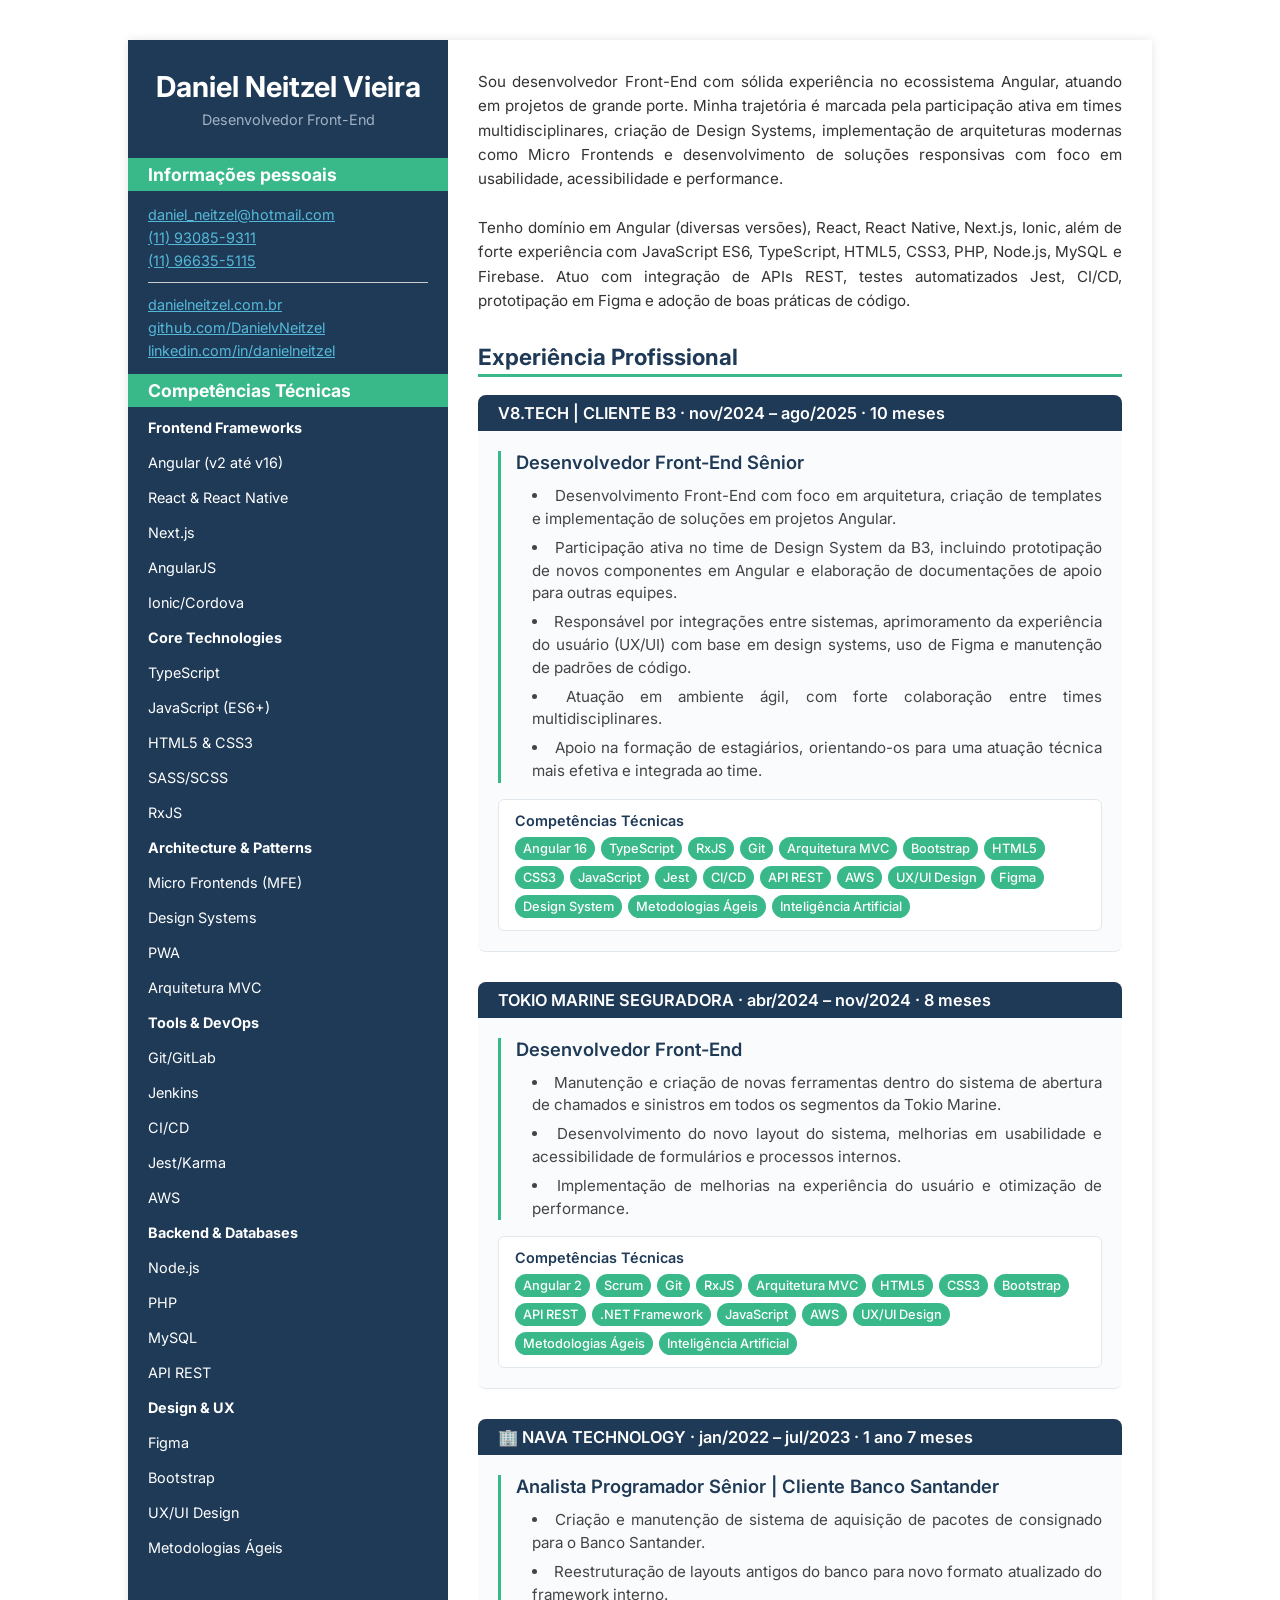
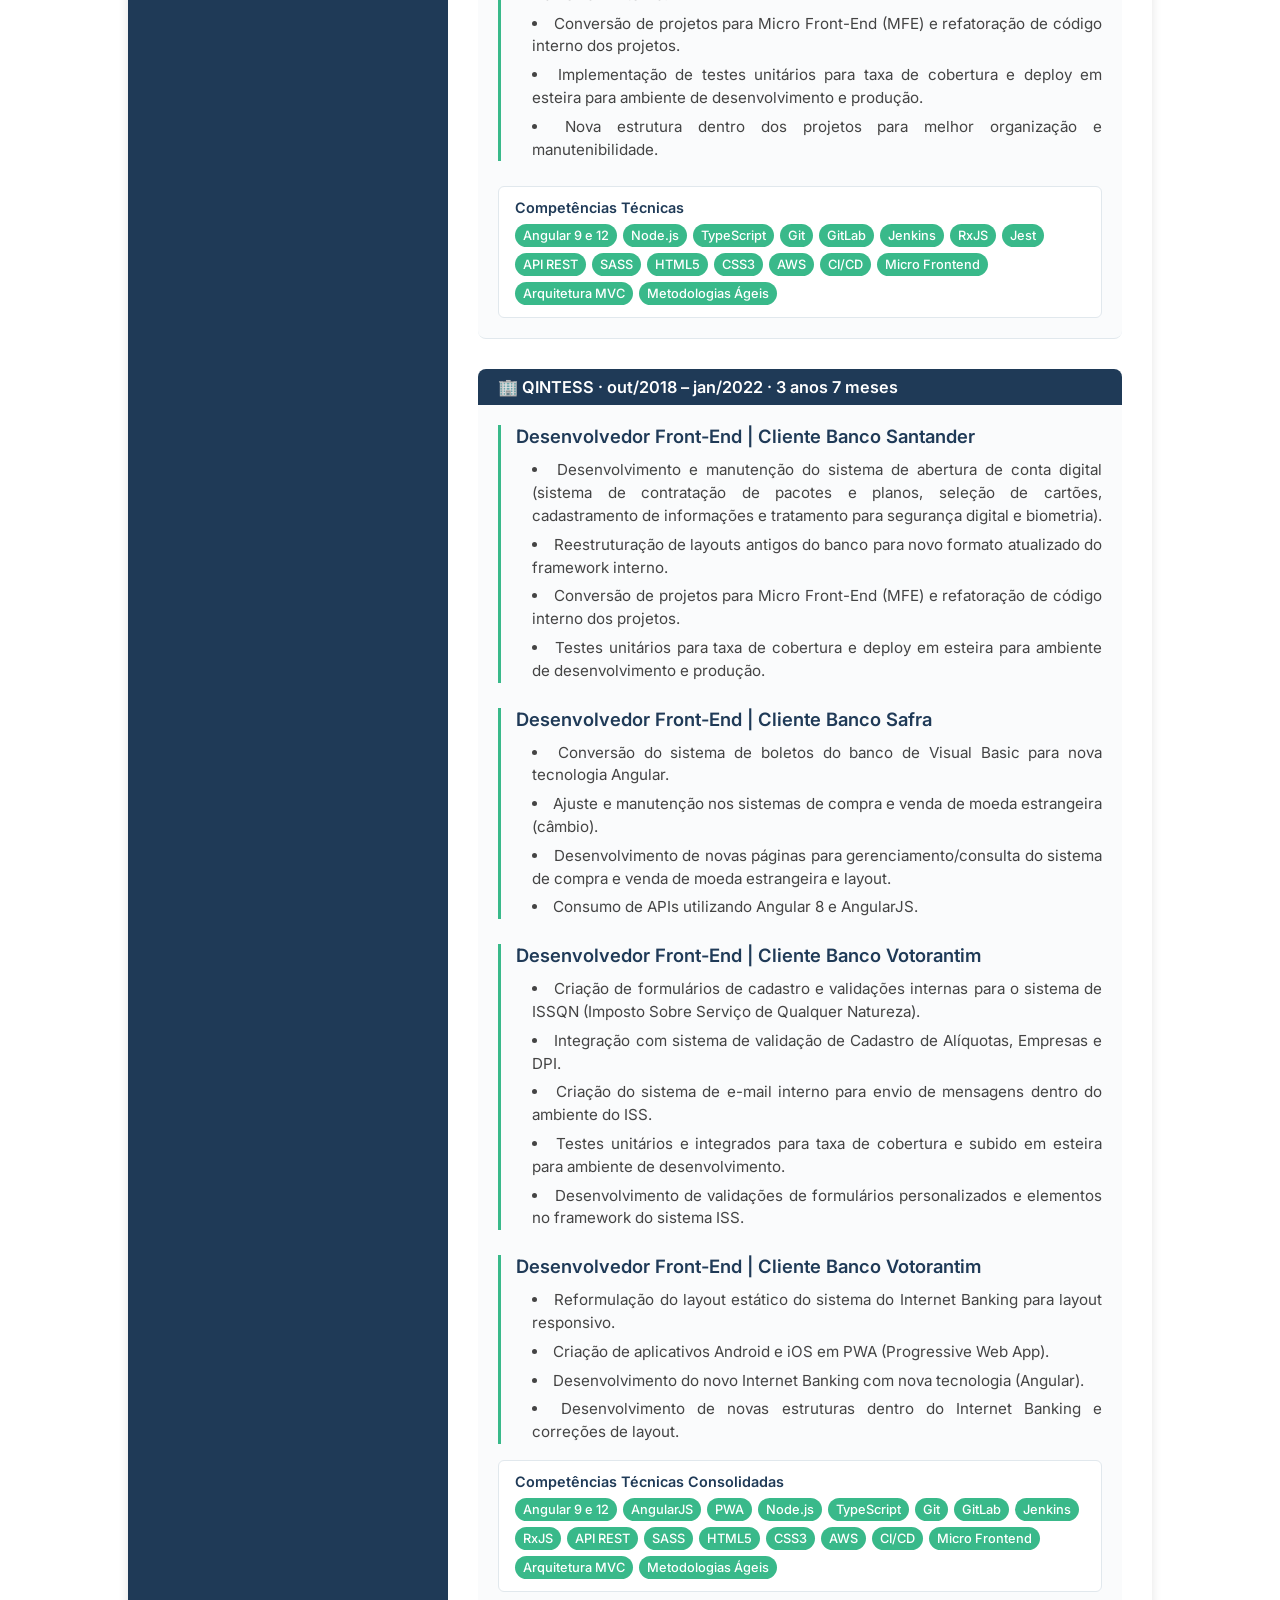
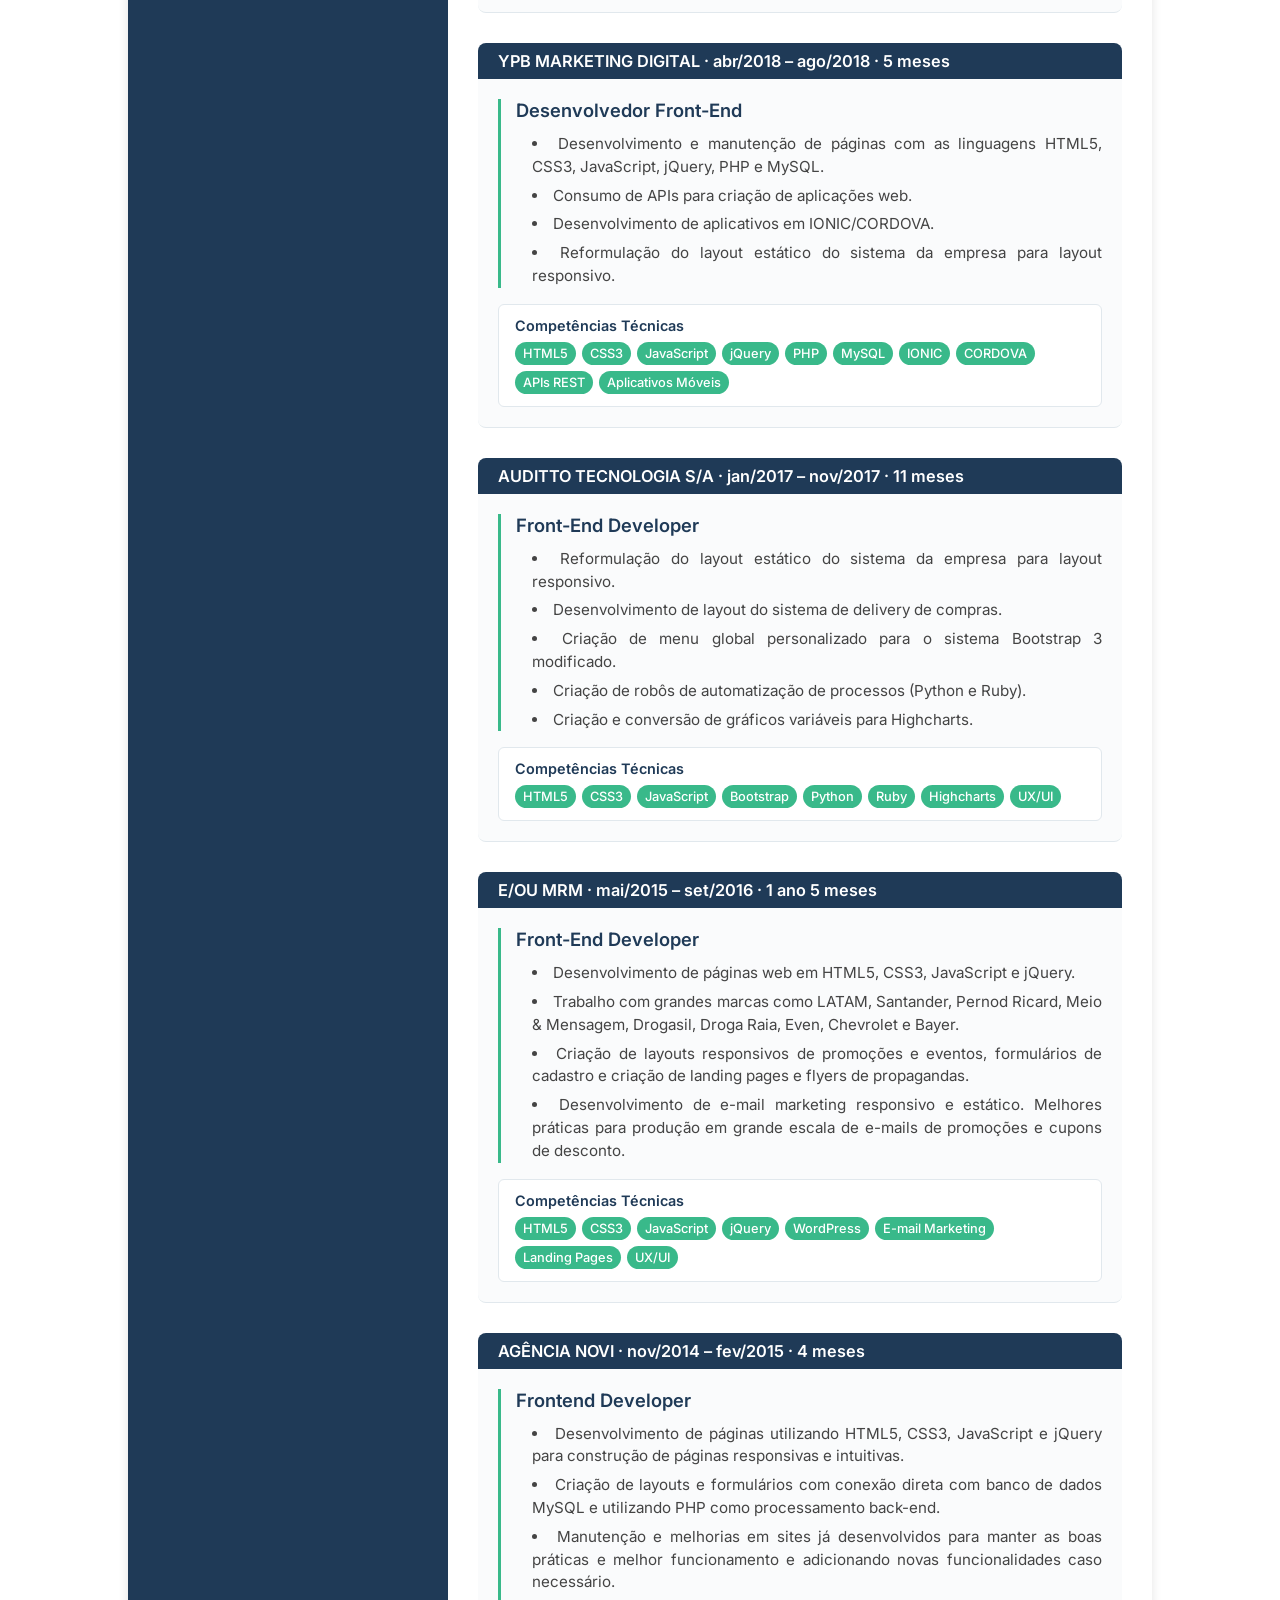
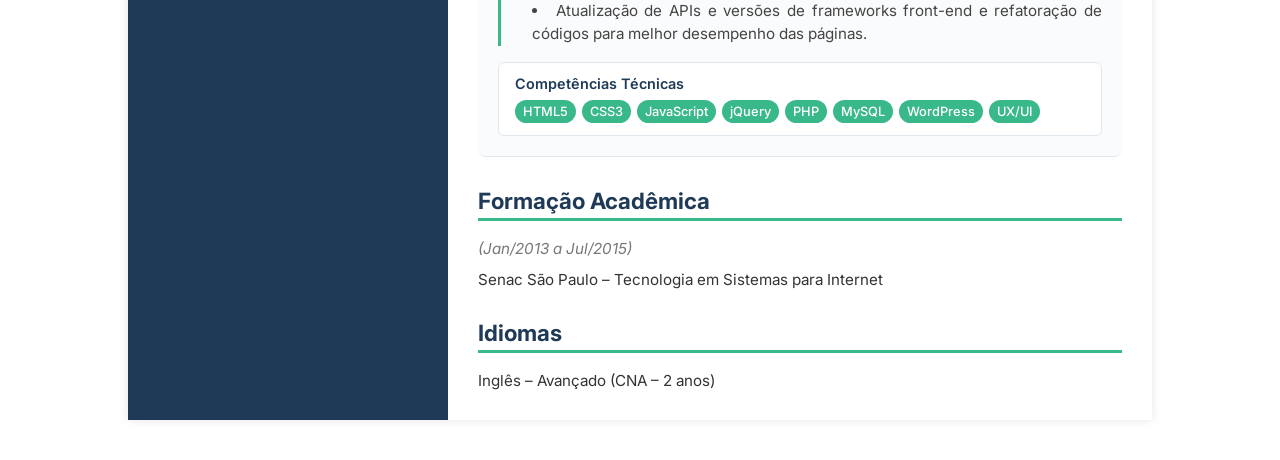
<file: CV - Daniel Neitzel Vieira.html>
<!DOCTYPE html>
<html lang="pt-BR">

<head>
  <meta charset="UTF-8" />
  <meta name="viewport" content="width=device-width, initial-scale=1" />
  <title>Currículo Daniel Neitzel Vieira</title>
  <style>
    @import url('https://fonts.googleapis.com/css2?family=Inter:wght@300;400;600;700&display=swap');

    * {
      box-sizing: border-box;
      margin: 0;
      padding: 0;
    }

    body {
      font-family: 'Inter', sans-serif;
      color: #333;
      background: transparent;
    }

    .container {
      display: flex;
      width: 1024px;
      max-width: 1024px;
      min-height: 1024px;
      margin: 40px auto;
      box-shadow: 0 0 10px rgba(0, 0, 0, 0.1);
    }

    .sidebar {
      width: 320px;
      background: #1f3a57;
      color: #fff;
      padding: 30px 0;
    }

    .sidebar header {
      text-align: center;
      margin-bottom: 30px;
    }

    .sidebar header h1 {
      font-size: 1.8em;
      font-weight: 700;
      line-height: 1.2;
    }

    .sidebar header p {
      margin-top: 6px;
      font-size: 0.9em;
      color: #a1b2c3;
    }

    .sidebar .section h2 {
      font-size: 1.1em;
      margin-bottom: 12px;
      background: #39b98a;
      padding: 6px 20px;
    }

    .sidebar a {
      font-size: 0.9em;
      display: block;
      padding: 3px 0 3px 0;
      color: #54b9d9;
      text-decoration: underline;
    }

    .sidebar .skills li {
      list-style: none;
      margin-bottom: 18px;
      font-size: 0.9em;
    }

    .main {
      flex: 1;
      background: #fff;
      padding: 30px;
    }

    .main .summary {
      margin-bottom: 30px;
      line-height: 1.6;
      font-size: 0.95em;
      text-align: justify;
    }

    .main h2 {
      color: #1f3a57;
      border-bottom: 3px solid #39b98a;
      padding-bottom: 4px;
      margin-bottom: 18px;
      font-size: 1.4em;
    }

    .experience .item {
      margin-bottom: 30px;
      padding-bottom: 20px;
      border-bottom: 1px solid #e1e8ed;
      background: #fafbfc;
      border-radius: 8px;
      padding: 20px;
    }

    .experience .item .header {
      display: block;
      font-size: 0.85em;
      color: #39b98a;
      font-weight: 600;
      margin-bottom: 8px;
    }

    .experience .item h3 {
      font-size: 1.15em;
      color: #1f3a57;
      margin-bottom: 12px;
      font-weight: 600;
    }

    .experience .item .responsibilities {
      margin-bottom: 16px;
    }

    .experience .item .responsibilities ul {
      list-style: disc inside;
      margin-left: 16px;
      text-align: justify;
      line-height: 1.5;
    }

    .experience .item .responsibilities li {
      margin-bottom: 6px;
      font-size: 0.95em;
      color: #444;
    }

    .experience .item .competencies {
      background: #fff;
      border: 1px solid #e1e8ed;
      border-radius: 6px;
      padding: 12px 16px;
      margin-top: 16px;
    }

    .experience .item .competencies h4 {
      font-size: 0.9em;
      color: #1f3a57;
      margin-bottom: 8px;
      font-weight: 600;
    }

    .experience .item .competencies .skills-list {
      display: flex;
      flex-wrap: wrap;
      gap: 6px;
    }

    .experience .item .competencies .skill-tag {
      background: #39b98a;
      color: white;
      padding: 4px 8px;
      border-radius: 12px;
      font-size: 0.8em;
      font-weight: 500;
    }

    .education,
    .languages {
      margin-top: 30px;
    }

    .education-item {
      margin-bottom: 12px;
      font-size: 0.95em;
    }

    .education-item span {
      color: #777;
      font-style: italic;
    }

    .languages p {
      font-size: 0.95em;
    }

    ul.skills {
      padding: 0 20px;
    }

    .section-content {
      padding: 0 20px 12px;
    }

    .divider {
      border: 0;
      height: 1px;
      background: #ccc;
      margin: 10px 0;
    }

    @media print {
      .container {
        box-shadow: none;
      }
    }
  </style>
</head>

<body>
  <div class="container">
    <aside class="sidebar">
      <header>
        <h1>Daniel Neitzel Vieira</h1>
        <p>Desenvolvedor Front-End</p>
      </header>
      <div class="section">
        <h2>Informações pessoais</h2>
        <div class="section-content">
          <a href="mailto:daniel_neitzel@hotmail.com">daniel_neitzel@hotmail.com</a>
          <a href="tel:+5511930859311">(11) 93085-9311</a>
          <a href="tel:+5511966355115">(11) 96635-5115</a>
          <hr class="divider">
          <a href="http://www.danielneitzel.com.br" target="_blank">danielneitzel.com.br</a>
          <a href="https://github.com/DanielvNeitzel" target="_blank">github.com/DanielvNeitzel</a>
          <a href="https://www.linkedin.com/in/danielneitzel" target="_blank">linkedin.com/in/danielneitzel</a>
        </div>
      </div>
      <div class="section">
        <h2>Competências Técnicas</h2>
        <ul class="skills">
          <li><strong>Frontend Frameworks</strong></li>
          <li>Angular (v2 até v16)</li>
          <li>React & React Native</li>
          <li>Next.js</li>
          <li>AngularJS</li>
          <li>Ionic/Cordova</li>
          <li><strong>Core Technologies</strong></li>
          <li>TypeScript</li>
          <li>JavaScript (ES6+)</li>
          <li>HTML5 & CSS3</li>
          <li>SASS/SCSS</li>
          <li>RxJS</li>
          <li><strong>Architecture & Patterns</strong></li>
          <li>Micro Frontends (MFE)</li>
          <li>Design Systems</li>
          <li>PWA</li>
          <li>Arquitetura MVC</li>
          <li><strong>Tools & DevOps</strong></li>
          <li>Git/GitLab</li>
          <li>Jenkins</li>
          <li>CI/CD</li>
          <li>Jest/Karma</li>
          <li>AWS</li>
          <li><strong>Backend & Databases</strong></li>
          <li>Node.js</li>
          <li>PHP</li>
          <li>MySQL</li>
          <li>API REST</li>
          <li><strong>Design & UX</strong></li>
          <li>Figma</li>
          <li>Bootstrap</li>
          <li>UX/UI Design</li>
          <li>Metodologias Ágeis</li>
        </ul>
      </div>
    </aside>
    <main class="main">
      <section class="summary">
        Sou desenvolvedor Front-End com sólida experiência no ecossistema Angular,
        atuando em projetos de grande porte. Minha trajetória é marcada pela participação ativa em times
        multidisciplinares, criação
        de Design Systems, implementação de arquiteturas modernas como Micro Frontends
        e desenvolvimento de soluções responsivas com foco em usabilidade, acessibilidade
        e performance.
        <br><br>
        Tenho domínio em Angular (diversas versões), React, React Native, Next.js, Ionic,
        além de forte experiência com JavaScript ES6, TypeScript, HTML5, CSS3, PHP,
        Node.js, MySQL e Firebase. Atuo com integração de APIs REST, testes automatizados
        Jest, CI/CD, prototipação em Figma e adoção de boas práticas de código.
      </section>
      <section class="experience">
        <h2>Experiência Profissional</h2>

        <!-- V8.TECH | CLIENTE B3 -->
        <div class="item">
          <div class="header"
            style="background: #1f3a57; color: white; padding: 8px 20px; margin: -20px -20px 20px -20px; border-radius: 8px 8px 0 0;">
            <h3 style="margin: 0; color: white; font-size: 1.2em;"> V8.TECH | CLIENTE B3 · nov/2024 – ago/2025 · 10
              meses</h3>
          </div>

          <div style="padding-left: 15px; border-left: 3px solid #39b98a;">
            <!-- <div class="header">Remoto</div> -->
            <h3>Desenvolvedor Front-End Sênior</h3>
            <div class="responsibilities">
              <ul>
                <li>Desenvolvimento Front-End com foco em arquitetura, criação de templates e implementação de soluções
                  em projetos Angular.</li>
                <li>Participação ativa no time de Design System da B3, incluindo prototipação de novos componentes em
                  Angular e elaboração de documentações de apoio para outras equipes.</li>
                <li>Responsável por integrações entre sistemas, aprimoramento da experiência do usuário (UX/UI) com base
                  em design systems, uso de Figma e manutenção de padrões de código.</li>
                <li>Atuação em ambiente ágil, com forte colaboração entre times multidisciplinares.</li>
                <li>Apoio na formação de estagiários, orientando-os para uma atuação técnica mais efetiva e integrada ao
                  time.</li>
              </ul>
            </div>
          </div>

          <div class="competencies">
            <h4>Competências Técnicas</h4>
            <div class="skills-list">
              <span class="skill-tag">Angular 16</span>
              <span class="skill-tag">TypeScript</span>
              <span class="skill-tag">RxJS</span>
              <span class="skill-tag">Git</span>
              <span class="skill-tag">Arquitetura MVC</span>
              <span class="skill-tag">Bootstrap</span>
              <span class="skill-tag">HTML5</span>
              <span class="skill-tag">CSS3</span>
              <span class="skill-tag">JavaScript</span>
              <span class="skill-tag">Jest</span>
              <span class="skill-tag">CI/CD</span>
              <span class="skill-tag">API REST</span>
              <span class="skill-tag">AWS</span>
              <span class="skill-tag">UX/UI Design</span>
              <span class="skill-tag">Figma</span>
              <span class="skill-tag">Design System</span>
              <span class="skill-tag">Metodologias Ágeis</span>
              <span class="skill-tag">Inteligência Artificial</span>
            </div>
          </div>
        </div>

        <!-- TOKIO MARINE SEGURADORA -->
        <div class="item">
          <div class="header"
            style="background: #1f3a57; color: white; padding: 8px 20px; margin: -20px -20px 20px -20px; border-radius: 8px 8px 0 0;">
            <h3 style="margin: 0; color: white; font-size: 1.2em;"> TOKIO MARINE SEGURADORA · abr/2024 – nov/2024 · 8
              meses</h3>
          </div>

          <div style="padding-left: 15px; border-left: 3px solid #39b98a;">
            <!-- <div class="header">Híbrido</div> -->
            <h3>Desenvolvedor Front-End</h3>
            <div class="responsibilities">
              <ul>
                <li>Manutenção e criação de novas ferramentas dentro do sistema de abertura de chamados e sinistros em
                  todos os segmentos da Tokio Marine.</li>
                <li>Desenvolvimento do novo layout do sistema, melhorias em usabilidade e acessibilidade de formulários
                  e processos internos.</li>
                <li>Implementação de melhorias na experiência do usuário e otimização de performance.</li>
              </ul>
            </div>
          </div>

          <div class="competencies">
            <h4>Competências Técnicas</h4>
            <div class="skills-list">
              <span class="skill-tag">Angular 2</span>
              <span class="skill-tag">Scrum</span>
              <span class="skill-tag">Git</span>
              <span class="skill-tag">RxJS</span>
              <span class="skill-tag">Arquitetura MVC</span>
              <span class="skill-tag">HTML5</span>
              <span class="skill-tag">CSS3</span>
              <span class="skill-tag">Bootstrap</span>
              <span class="skill-tag">API REST</span>
              <span class="skill-tag">.NET Framework</span>
              <span class="skill-tag">JavaScript</span>
              <span class="skill-tag">AWS</span>
              <span class="skill-tag">UX/UI Design</span>
              <span class="skill-tag">Metodologias Ágeis</span>
              <span class="skill-tag">Inteligência Artificial</span>
            </div>
          </div>
        </div>

        <!-- NAVA TECHNOLOGY -->
        <div class="item">
          <div class="header"
            style="background: #1f3a57; color: white; padding: 8px 20px; margin: -20px -20px 20px -20px; border-radius: 8px 8px 0 0;">
            <h3 style="margin: 0; color: white; font-size: 1.2em;">🏢 NAVA TECHNOLOGY · jan/2022 – jul/2023 · 1 ano 7
              meses</h3>
          </div>

          <div style="margin-bottom: 25px; padding-left: 15px; border-left: 3px solid #39b98a;">
            <!-- <div class="header">jan/2022 – jul/2023 · 1 ano 7 meses · Híbrido</div> -->
            <h3>Analista Programador Sênior | Cliente Banco Santander</h3>
            <div class="responsibilities">
              <ul>
                <li>Criação e manutenção de sistema de aquisição de pacotes de consignado para o Banco Santander.</li>
                <li>Reestruturação de layouts antigos do banco para novo formato atualizado do framework interno.</li>
                <li>Conversão de projetos para Micro Front-End (MFE) e refatoração de código interno dos projetos.</li>
                <li>Implementação de testes unitários para taxa de cobertura e deploy em esteira para ambiente de
                  desenvolvimento e produção.</li>
                <li>Nova estrutura dentro dos projetos para melhor organização e manutenibilidade.</li>
              </ul>
            </div>
          </div>

          <div class="competencies">
            <h4>Competências Técnicas</h4>
            <div class="skills-list">
              <span class="skill-tag">Angular 9 e 12</span>
              <span class="skill-tag">Node.js</span>
              <span class="skill-tag">TypeScript</span>
              <span class="skill-tag">Git</span>
              <span class="skill-tag">GitLab</span>
              <span class="skill-tag">Jenkins</span>
              <span class="skill-tag">RxJS</span>
              <span class="skill-tag">Jest</span>
              <span class="skill-tag">API REST</span>
              <span class="skill-tag">SASS</span>
              <span class="skill-tag">HTML5</span>
              <span class="skill-tag">CSS3</span>
              <span class="skill-tag">AWS</span>
              <span class="skill-tag">CI/CD</span>
              <span class="skill-tag">Micro Frontend</span>
              <span class="skill-tag">Arquitetura MVC</span>
              <span class="skill-tag">Metodologias Ágeis</span>
            </div>
          </div>
        </div>

        <!-- QINTESS -->
        <div class="item">
          <div class="header"
            style="background: #1f3a57; color: white; padding: 8px 20px; margin: -20px -20px 20px -20px; border-radius: 8px 8px 0 0;">
            <h3 style="margin: 0; color: white; font-size: 1.2em;">🏢 QINTESS · out/2018 – jan/2022 · 3 anos 7 meses
            </h3>
          </div>

          <div style="margin-bottom: 25px; padding-left: 15px; border-left: 3px solid #39b98a;">
            <!-- <div class="header">out/2021 – jan/2022 · 4 meses</div> -->
            <h3>Desenvolvedor Front-End | Cliente Banco Santander</h3>
            <div class="responsibilities">
              <ul>
                <li>Desenvolvimento e manutenção do sistema de abertura de conta digital (sistema de contratação de
                  pacotes e planos, seleção de cartões, cadastramento de informações e tratamento para segurança digital
                  e biometria).</li>
                <li>Reestruturação de layouts antigos do banco para novo formato atualizado do framework interno.</li>
                <li>Conversão de projetos para Micro Front-End (MFE) e refatoração de código interno dos projetos.</li>
                <li>Testes unitários para taxa de cobertura e deploy em esteira para ambiente de desenvolvimento e
                  produção.</li>
              </ul>
            </div>
          </div>


          <div style="margin-bottom: 25px; padding-left: 15px; border-left: 3px solid #39b98a;">
            <!-- <div class="header">mai/2019 – dez/2019 · 8 meses</div> -->
            <h3>Desenvolvedor Front-End | Cliente Banco Safra</h3>
            <div class="responsibilities">
              <ul>
                <li>Conversão do sistema de boletos do banco de Visual Basic para nova tecnologia Angular.</li>
                <li>Ajuste e manutenção nos sistemas de compra e venda de moeda estrangeira (câmbio).</li>
                <li>Desenvolvimento de novas páginas para gerenciamento/consulta do sistema de compra e venda de moeda
                  estrangeira e layout.</li>
                <li>Consumo de APIs utilizando Angular 8 e AngularJS.</li>
              </ul>
            </div>
          </div>
          
          <div style="margin-bottom: 25px; padding-left: 15px; border-left: 3px solid #39b98a;">
            <!-- <div class="header">dez/2019 – out/2021 · 1 ano 11 meses</div> -->
            <h3>Desenvolvedor Front-End | Cliente Banco Votorantim</h3>
            <div class="responsibilities">
              <ul>
                <li>Criação de formulários de cadastro e validações internas para o sistema de ISSQN (Imposto Sobre
                  Serviço de Qualquer Natureza).</li>
                <li>Integração com sistema de validação de Cadastro de Alíquotas, Empresas e DPI.</li>
                <li>Criação do sistema de e-mail interno para envio de mensagens dentro do ambiente do ISS.</li>
                <li>Testes unitários e integrados para taxa de cobertura e subido em esteira para ambiente de
                  desenvolvimento.</li>
                <li>Desenvolvimento de validações de formulários personalizados e elementos no framework do sistema ISS.
                </li>
              </ul>
            </div>
          </div>

          <div style="padding-left: 15px; border-left: 3px solid #39b98a;">
            <!-- <div class="header">out/2018 – mai/2019 · 8 meses</div> -->
            <h3>Desenvolvedor Front-End | Cliente Banco Votorantim</h3>
            <div class="responsibilities">
              <ul>
                <li>Reformulação do layout estático do sistema do Internet Banking para layout responsivo.</li>
                <li>Criação de aplicativos Android e iOS em PWA (Progressive Web App).</li>
                <li>Desenvolvimento do novo Internet Banking com nova tecnologia (Angular).</li>
                <li>Desenvolvimento de novas estruturas dentro do Internet Banking e correções de layout.</li>
              </ul>
            </div>
          </div>

          <div class="competencies">
            <h4>Competências Técnicas Consolidadas</h4>
            <div class="skills-list">
              <span class="skill-tag">Angular 9 e 12</span>
              <span class="skill-tag">AngularJS</span>
              <span class="skill-tag">PWA</span>
              <span class="skill-tag">Node.js</span>
              <span class="skill-tag">TypeScript</span>
              <span class="skill-tag">Git</span>
              <span class="skill-tag">GitLab</span>
              <span class="skill-tag">Jenkins</span>
              <span class="skill-tag">RxJS</span>
              <span class="skill-tag">API REST</span>
              <span class="skill-tag">SASS</span>
              <span class="skill-tag">HTML5</span>
              <span class="skill-tag">CSS3</span>
              <span class="skill-tag">AWS</span>
              <span class="skill-tag">CI/CD</span>
              <span class="skill-tag">Micro Frontend</span>
              <span class="skill-tag">Arquitetura MVC</span>
              <span class="skill-tag">Metodologias Ágeis</span>
            </div>
          </div>
        </div>

        <!-- YPB MARKETING DIGITAL -->
        <div class="item">
          <div class="header"
            style="background: #1f3a57; color: white; padding: 8px 20px; margin: -20px -20px 20px -20px; border-radius: 8px 8px 0 0;">
            <h3 style="margin: 0; color: white; font-size: 1.2em;"> YPB MARKETING DIGITAL · abr/2018 – ago/2018 · 5
              meses</h3>
          </div>

          <div style="padding-left: 15px; border-left: 3px solid #39b98a;">
            <!-- <div class="header">Presencial</div> -->
            <h3>Desenvolvedor Front-End</h3>
            <div class="responsibilities">
              <ul>
                <li>Desenvolvimento e manutenção de páginas com as linguagens HTML5, CSS3, JavaScript, jQuery, PHP e
                  MySQL.</li>
                <li>Consumo de APIs para criação de aplicações web.</li>
                <li>Desenvolvimento de aplicativos em IONIC/CORDOVA.</li>
                <li>Reformulação do layout estático do sistema da empresa para layout responsivo.</li>
              </ul>
            </div>
          </div>

          <div class="competencies">
            <h4>Competências Técnicas</h4>
            <div class="skills-list">
              <span class="skill-tag">HTML5</span>
              <span class="skill-tag">CSS3</span>
              <span class="skill-tag">JavaScript</span>
              <span class="skill-tag">jQuery</span>
              <span class="skill-tag">PHP</span>
              <span class="skill-tag">MySQL</span>
              <span class="skill-tag">IONIC</span>
              <span class="skill-tag">CORDOVA</span>
              <span class="skill-tag">APIs REST</span>
              <span class="skill-tag">Aplicativos Móveis</span>
            </div>
          </div>
        </div>

        <!-- AUDITTO TECNOLOGIA S/A -->
        <div class="item">
          <div class="header"
            style="background: #1f3a57; color: white; padding: 8px 20px; margin: -20px -20px 20px -20px; border-radius: 8px 8px 0 0;">
            <h3 style="margin: 0; color: white; font-size: 1.2em;"> AUDITTO TECNOLOGIA S/A · jan/2017 – nov/2017 · 11
              meses</h3>
          </div>

          <div style="padding-left: 15px; border-left: 3px solid #39b98a;">
            <!-- <div class="header">Presencial</div> -->
            <h3>Front-End Developer</h3>
            <div class="responsibilities">
              <ul>
                <li>Reformulação do layout estático do sistema da empresa para layout responsivo.</li>
                <li>Desenvolvimento de layout do sistema de delivery de compras.</li>
                <li>Criação de menu global personalizado para o sistema Bootstrap 3 modificado.</li>
                <li>Criação de robôs de automatização de processos (Python e Ruby).</li>
                <li>Criação e conversão de gráficos variáveis para Highcharts.</li>
              </ul>
            </div>
          </div>

          <div class="competencies">
            <h4>Competências Técnicas</h4>
            <div class="skills-list">
              <span class="skill-tag">HTML5</span>
              <span class="skill-tag">CSS3</span>
              <span class="skill-tag">JavaScript</span>
              <span class="skill-tag">Bootstrap</span>
              <span class="skill-tag">Python</span>
              <span class="skill-tag">Ruby</span>
              <span class="skill-tag">Highcharts</span>
              <span class="skill-tag">UX/UI</span>
            </div>
          </div>
        </div>

        <!-- E/OU MRM -->
        <div class="item">
          <div class="header"
            style="background: #1f3a57; color: white; padding: 8px 20px; margin: -20px -20px 20px -20px; border-radius: 8px 8px 0 0;">
            <h3 style="margin: 0; color: white; font-size: 1.2em;"> E/OU MRM · mai/2015 – set/2016 · 1 ano 5 meses</h3>
          </div>

          <div style="padding-left: 15px; border-left: 3px solid #39b98a;">
            <!-- <div class="header">Presencial</div> -->
            <h3>Front-End Developer</h3>
            <div class="responsibilities">
              <ul>
                <li>Desenvolvimento de páginas web em HTML5, CSS3, JavaScript e jQuery.</li>
                <li>Trabalho com grandes marcas como LATAM, Santander, Pernod Ricard, Meio & Mensagem, Drogasil, Droga
                  Raia, Even, Chevrolet e Bayer.</li>
                <li>Criação de layouts responsivos de promoções e eventos, formulários de cadastro e criação de landing
                  pages e flyers de propagandas.</li>
                <li>Desenvolvimento de e-mail marketing responsivo e estático. Melhores práticas para produção em grande
                  escala de e-mails de promoções e cupons de desconto.</li>
              </ul>
            </div>
          </div>

          <div class="competencies">
            <h4>Competências Técnicas</h4>
            <div class="skills-list">
              <span class="skill-tag">HTML5</span>
              <span class="skill-tag">CSS3</span>
              <span class="skill-tag">JavaScript</span>
              <span class="skill-tag">jQuery</span>
              <span class="skill-tag">WordPress</span>
              <span class="skill-tag">E-mail Marketing</span>
              <span class="skill-tag">Landing Pages</span>
              <span class="skill-tag">UX/UI</span>
            </div>
          </div>
        </div>

        <!-- AGÊNCIA NOVI -->
        <div class="item">
          <div class="header"
            style="background: #1f3a57; color: white; padding: 8px 20px; margin: -20px -20px 20px -20px; border-radius: 8px 8px 0 0;">
            <h3 style="margin: 0; color: white; font-size: 1.2em;"> AGÊNCIA NOVI · nov/2014 – fev/2015 · 4 meses</h3>
          </div>

          <div style="padding-left: 15px; border-left: 3px solid #39b98a;">
            <!-- <div class="header">Presencial</div> -->
            <h3>Frontend Developer</h3>
            <div class="responsibilities">
              <ul>
                <li>Desenvolvimento de páginas utilizando HTML5, CSS3, JavaScript e jQuery para construção de páginas
                  responsivas e intuitivas.</li>
                <li>Criação de layouts e formulários com conexão direta com banco de dados MySQL e utilizando PHP como
                  processamento back-end.</li>
                <li>Manutenção e melhorias em sites já desenvolvidos para manter as boas práticas e melhor funcionamento
                  e adicionando novas funcionalidades caso necessário.</li>
                <li>Atualização de APIs e versões de frameworks front-end e refatoração de códigos para melhor
                  desempenho das páginas.</li>
              </ul>
            </div>
          </div>

          <div class="competencies">
            <h4>Competências Técnicas</h4>
            <div class="skills-list">
              <span class="skill-tag">HTML5</span>
              <span class="skill-tag">CSS3</span>
              <span class="skill-tag">JavaScript</span>
              <span class="skill-tag">jQuery</span>
              <span class="skill-tag">PHP</span>
              <span class="skill-tag">MySQL</span>
              <span class="skill-tag">WordPress</span>
              <span class="skill-tag">UX/UI</span>
            </div>
          </div>
        </div>

      </section>

      <section class="education">
        <h2>Formação Acadêmica</h2>
        <div class="education-item">
          <span>(Jan/2013 a Jul/2015)</span>
        </div>
        <div class="education-item">Senac São Paulo – Tecnologia em Sistemas para Internet</div>
      </section>
      <section class="languages">
        <h2>Idiomas</h2>
        <p>Inglês – Avançado (CNA – 2 anos)</p>
      </section>
    </main>
  </div>
</body>

</html>
</file>
